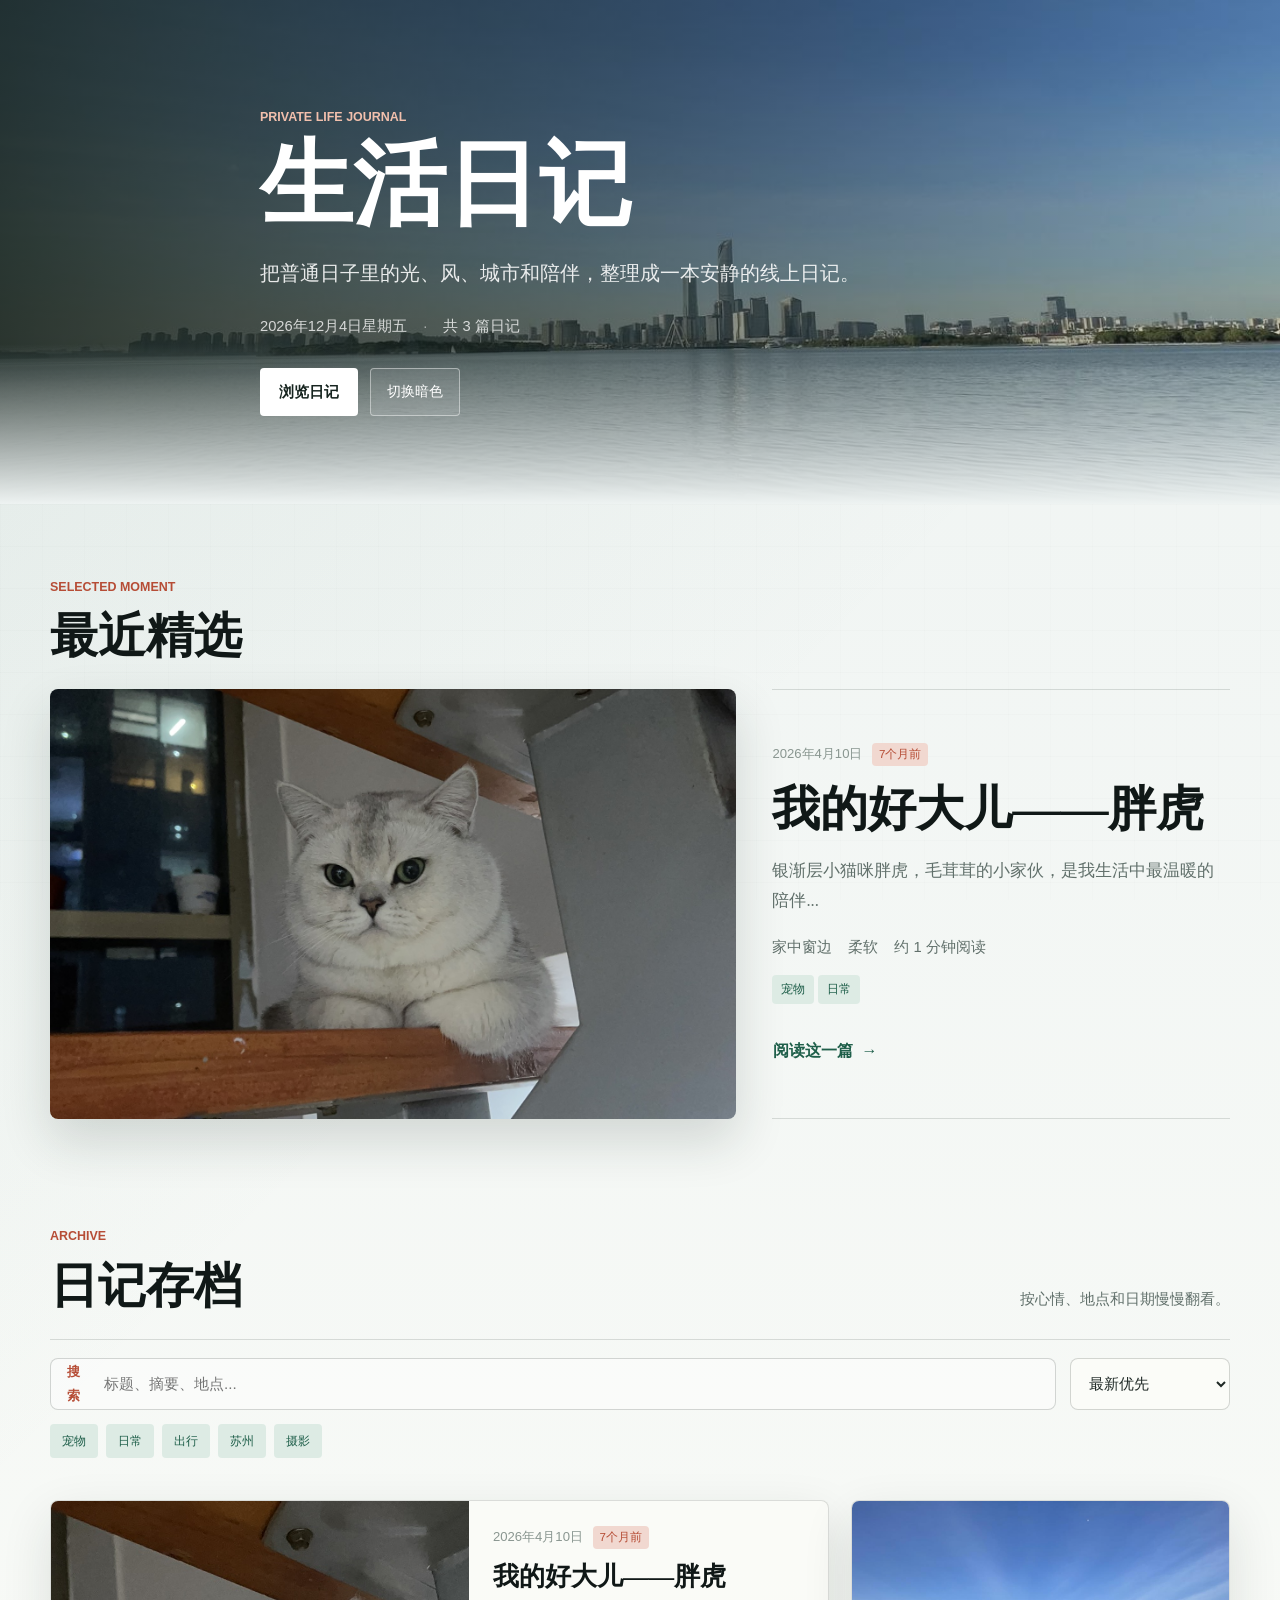
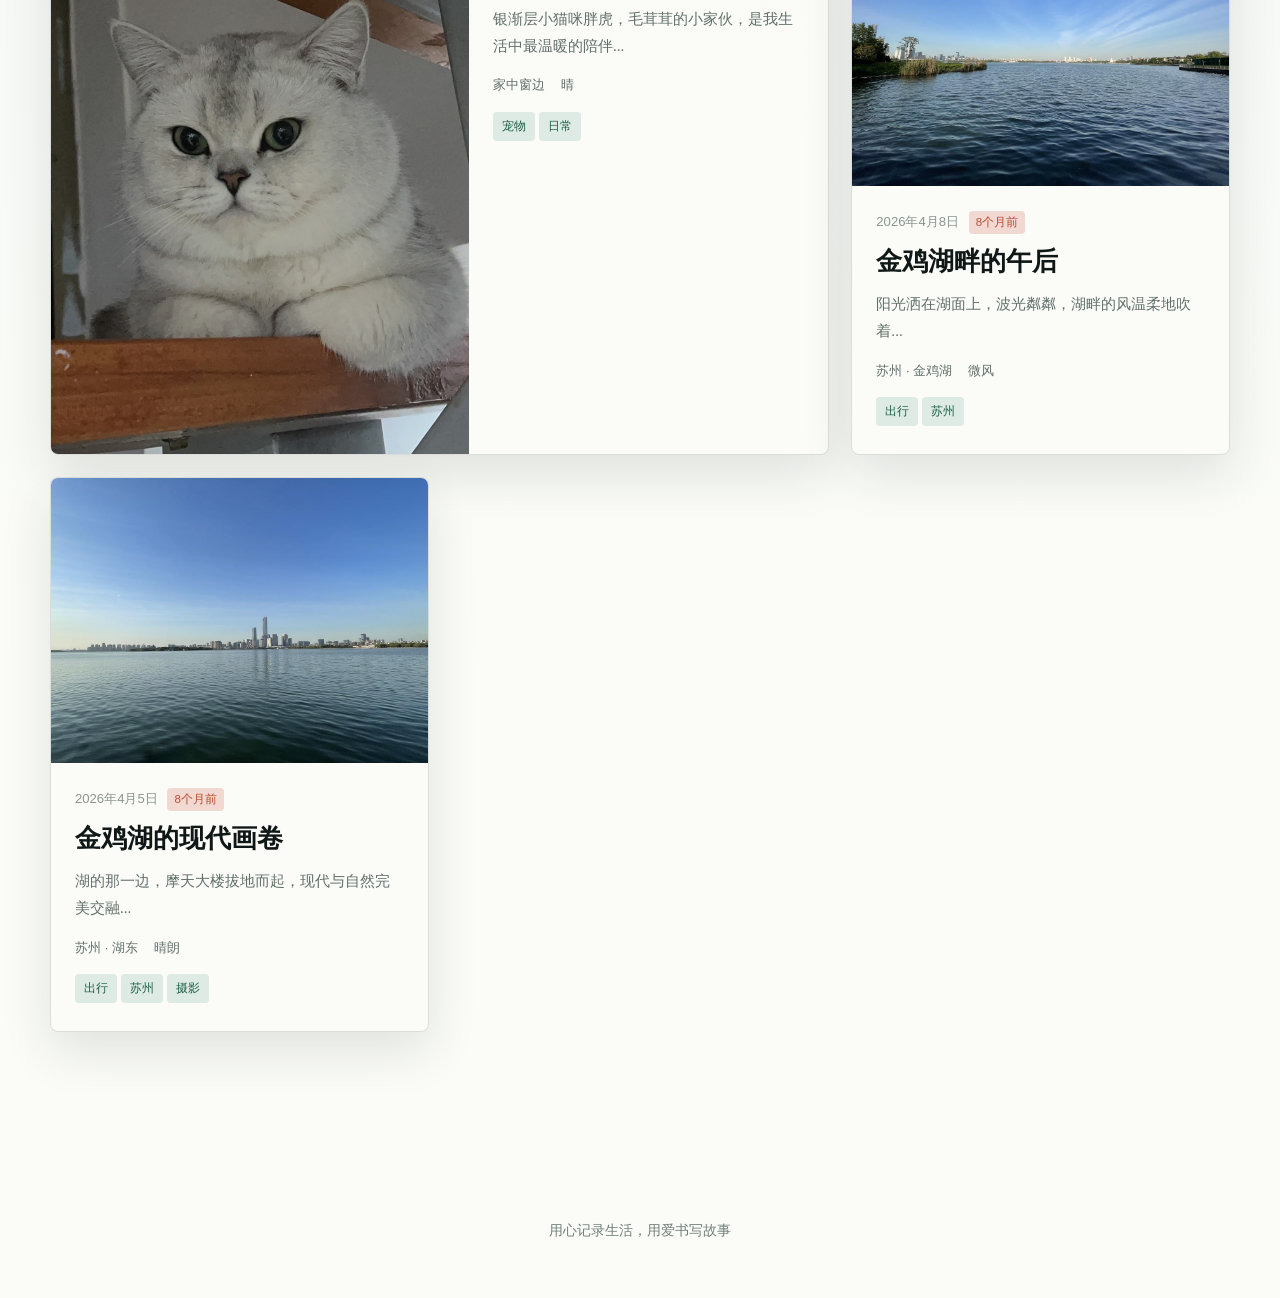
<file: index.html>
<!DOCTYPE html>
<html lang="zh-CN">
<head>
    <meta charset="UTF-8">
    <meta name="viewport" content="width=device-width, initial-scale=1.0">
    <meta name="description" content="生活日记，记录日常、出行、摄影与身边的温柔瞬间。">
    <meta property="og:title" content="生活日记">
    <meta property="og:description" content="把生活里的光、风、城市和陪伴整理成一本安静的线上日记。">
    <meta property="og:type" content="website">
    <meta property="og:image" content="https://wangtiantian.top/images/spring-03.jpg">
    <meta name="twitter:card" content="summary_large_image">
    <link rel="canonical" href="https://wangtiantian.top/">
    <title>生活日记</title>
    <link rel="stylesheet" href="css/style.css">
</head>
<body>
    <header class="site-hero home-hero">
        <div class="container hero-content">
            <div class="hero-kicker">Private Life Journal</div>
            <h1>生活日记</h1>
            <p>把普通日子里的光、风、城市和陪伴，整理成一本安静的线上日记。</p>
            <div class="hero-meta">
                <span id="todayDisplay"></span>
                <span class="meta-sep">·</span>
                <span id="diaryCount"></span>
            </div>
            <div class="hero-actions">
                <a href="#diaryGrid" class="hero-link">浏览日记</a>
                <button id="themeToggle" class="theme-toggle" type="button" aria-label="切换主题"></button>
            </div>
        </div>
    </header>

    <main>
        <section class="featured-section" aria-labelledby="featuredTitle">
            <div class="container">
                <div class="section-heading">
                    <span>Selected Moment</span>
                    <h2 id="featuredTitle">最近精选</h2>
                </div>
                <div class="featured-diary" id="featuredDiary"></div>
            </div>
        </section>

        <section class="journal-section" aria-labelledby="journalTitle">
            <div class="container">
                <div class="section-heading section-heading-inline">
                    <div>
                        <span>Archive</span>
                        <h2 id="journalTitle">日记存档</h2>
                    </div>
                    <p>按心情、地点和日期慢慢翻看。</p>
                </div>

                <div class="filter-bar">
                    <label class="search-shell" for="searchInput">
                        <span>搜索</span>
                        <input type="text" id="searchInput" placeholder="标题、摘要、地点..." />
                    </label>
                    <select id="sortSelect" class="filter-select" aria-label="按日期排序">
                        <option value="desc">最新优先</option>
                        <option value="asc">最早优先</option>
                    </select>
                    <div class="tag-list" id="tagList"></div>
                </div>

                <div class="diary-grid" id="diaryGrid"></div>
                <div class="load-more-wrap">
                    <button id="loadMoreBtn" class="load-more-btn" type="button">加载更多</button>
                </div>
            </div>
        </section>
    </main>

    <footer>
        <div class="container">
            <p>用心记录生活，用爱书写故事</p>
        </div>
    </footer>
    <button id="backToTopBtn" class="back-to-top" type="button" aria-label="回到顶部">↑</button>

    <script src="js/main.js?v=20260604"></script>
    <script src="js/home.js?v=20260604"></script>
</body>
</html>
</file>
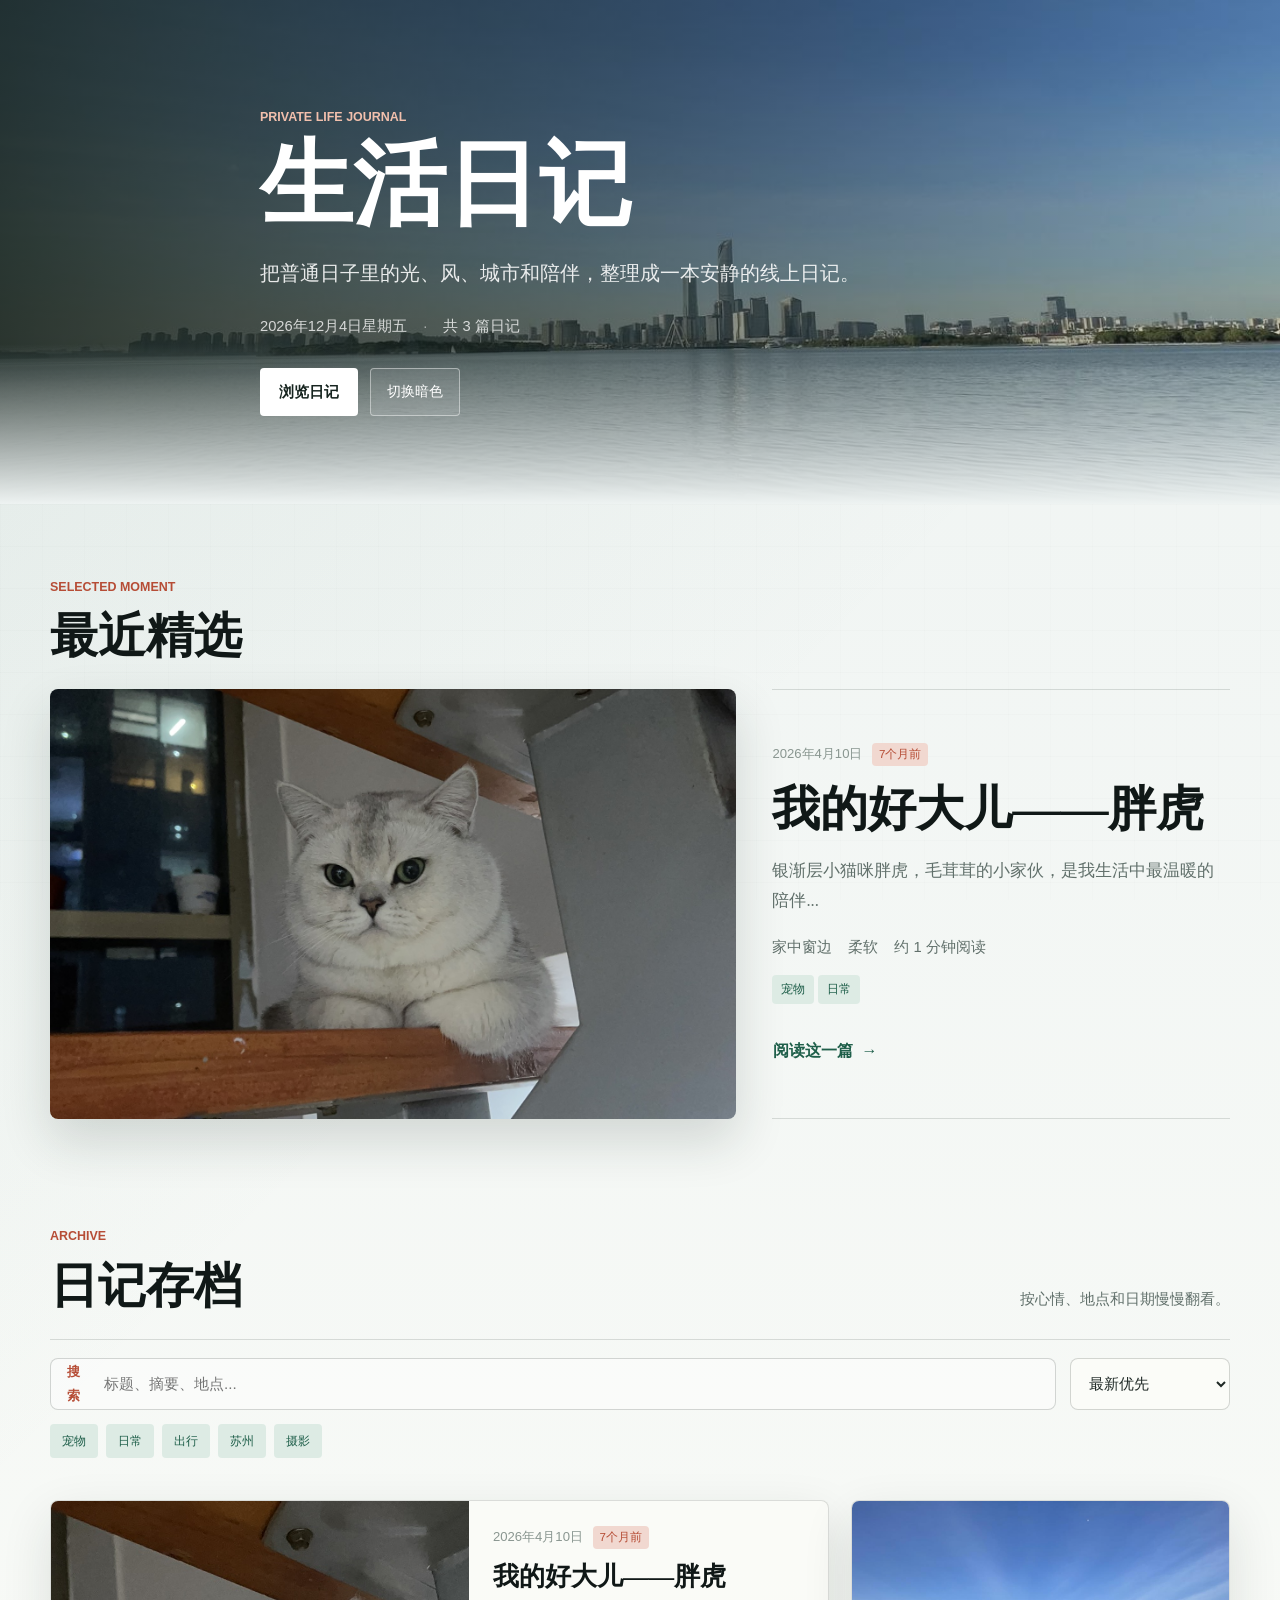
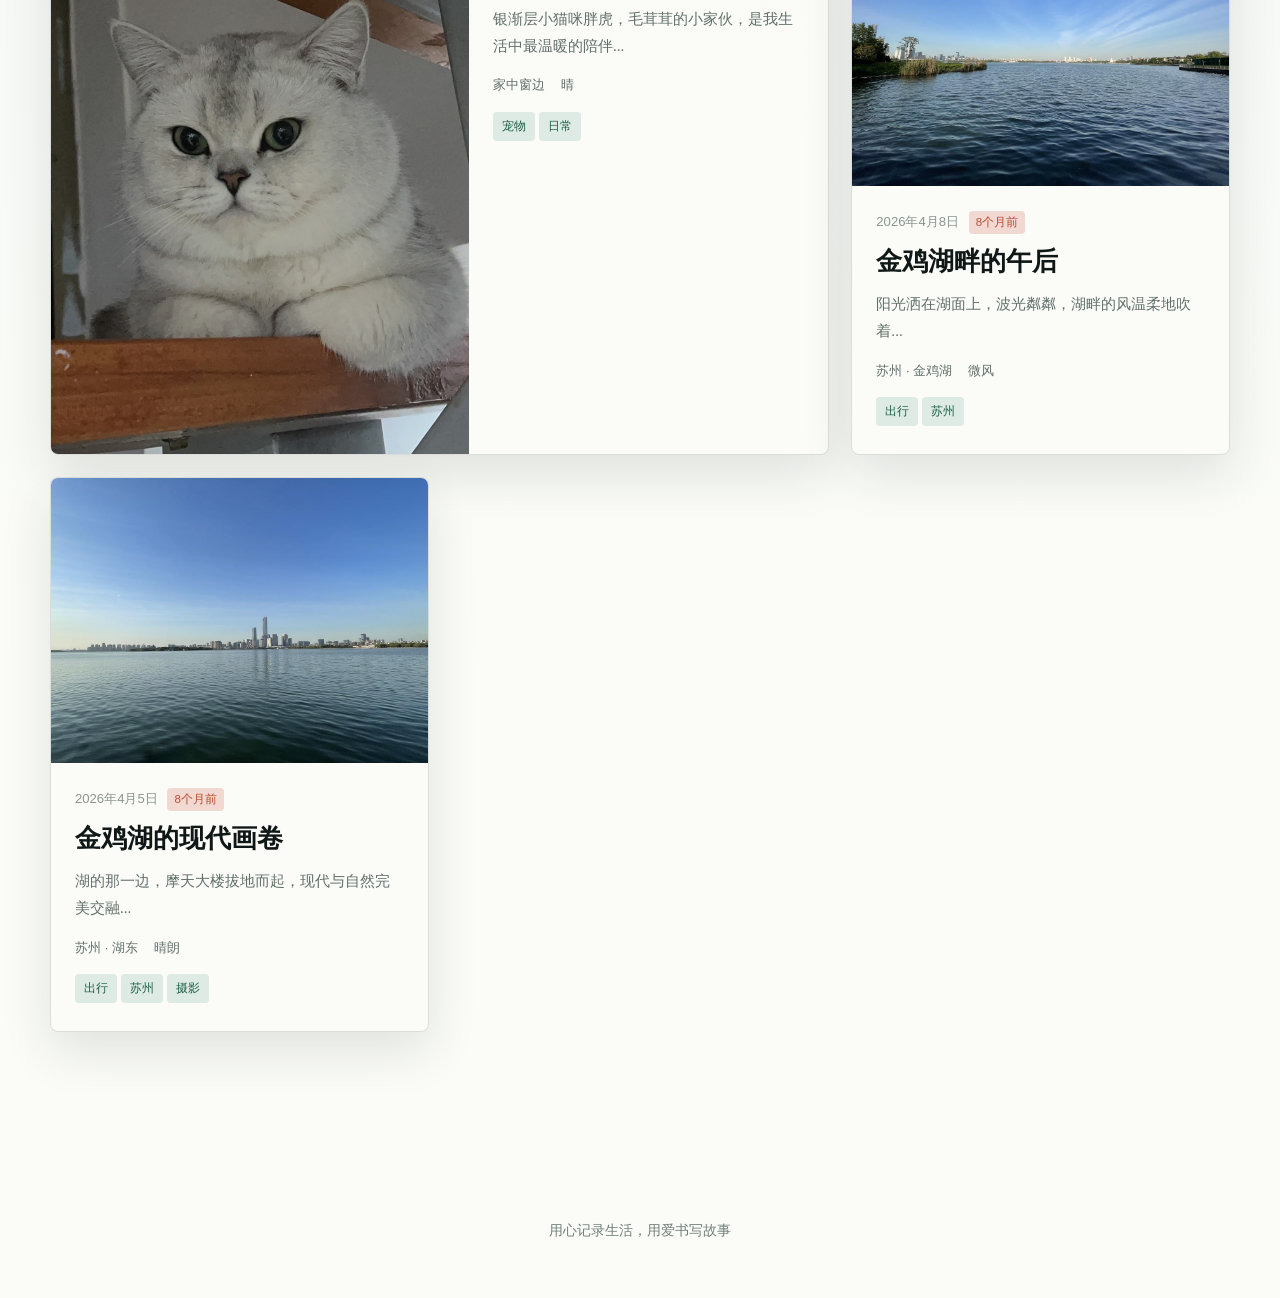
<file: diary.html>
<!DOCTYPE html>
<html lang="zh-CN">
<head>
    <meta charset="UTF-8">
    <meta name="viewport" content="width=device-width, initial-scale=1.0">
    <meta name="description" content="生活日记详情页，阅读一段被认真保存的生活片刻。">
    <meta property="og:title" content="生活日记">
    <meta property="og:description" content="阅读一段被认真保存的生活片刻。">
    <meta property="og:type" content="article">
    <meta property="og:image" content="https://wangtiantian.top/images/spring-03.jpg">
    <meta name="twitter:card" content="summary_large_image">
    <title>日记详情 - 生活日记</title>
    <link rel="stylesheet" href="css/style.css">
</head>
<body>
    <header class="site-hero detail-hero" id="detailHero">
        <div class="container hero-content detail-hero-content">
            <a href="index.html" class="back-btn">← 返回日记列表</a>
            <div class="hero-kicker" id="diaryDate"></div>
            <h1 id="diaryTitle"></h1>
            <p id="diarySummary"></p>
            <div class="hero-meta" id="diaryMeta"></div>
            <div class="card-tags" id="diaryTags"></div>
            <button id="themeToggle" class="theme-toggle detail-theme-toggle" type="button" aria-label="切换主题"></button>
        </div>
    </header>

    <div class="reading-progress" id="readingProgress"></div>

    <main class="container">
        <div class="diary-detail">
            <aside class="diary-toc" id="diaryTocBox" hidden>
                <h2 class="diary-toc-title">目录</h2>
                <div id="diaryToc"></div>
            </aside>
            <article class="diary-content" id="diaryContent"></article>
            <nav class="detail-nav" id="detailNav" aria-label="相邻日记"></nav>
        </div>
    </main>

    <footer>
        <div class="container">
            <p>用心记录生活，用爱书写故事</p>
        </div>
    </footer>
    <button id="backToTopBtn" class="back-to-top" type="button" aria-label="回到顶部">↑</button>

    <script src="js/main.js?v=20260604"></script>
    <script src="js/detail.js?v=20260604"></script>
</body>
</html>
</file>
<file: css/style.css>
:root {
    --bg-color: #eef3f2;
    --surface-color: #fbfcf8;
    --surface-muted: #e6ece7;
    --text-color: #1f2926;
    --heading-color: #101817;
    --text-muted: #61706b;
    --subtle-text: #899690;
    --footer-color: #71807a;
    --primary: #1f5f4a;
    --primary-strong: #153f34;
    --accent: #b64d36;
    --accent-soft: #f1d8d0;
    --line: rgba(22, 36, 32, 0.14);
    --tag-bg: #ddebe4;
    --tag-text: #1f5f4a;
    --input-border: rgba(22, 36, 32, 0.18);
    --shadow-card: 0 18px 50px rgba(23, 42, 37, 0.12);
    --shadow-card-hover: 0 28px 70px rgba(23, 42, 37, 0.18);
    --shadow-image: 0 22px 50px rgba(23, 42, 37, 0.16);
    --toc-bg: #e5ece8;
    --hero-image: url('../images/spring-03.jpg');
}

body.dark-mode {
    --bg-color: #151815;
    --surface-color: #20251f;
    --surface-muted: #2a3029;
    --text-color: #e6eadf;
    --heading-color: #fbfff5;
    --text-muted: #bac4b5;
    --subtle-text: #94a193;
    --footer-color: #89958a;
    --primary: #9bbf9a;
    --primary-strong: #c8ddba;
    --accent: #e58b6f;
    --accent-soft: #4a2d27;
    --line: rgba(236, 244, 226, 0.14);
    --tag-bg: #2d3a31;
    --tag-text: #c8ddba;
    --input-border: rgba(236, 244, 226, 0.18);
    --shadow-card: 0 22px 60px rgba(0, 0, 0, 0.42);
    --shadow-card-hover: 0 30px 78px rgba(0, 0, 0, 0.5);
    --shadow-image: 0 24px 58px rgba(0, 0, 0, 0.4);
    --toc-bg: #252d26;
}

* {
    margin: 0;
    padding: 0;
    box-sizing: border-box;
}

html {
    scroll-behavior: smooth;
}

body {
    min-height: 100vh;
    background:
        linear-gradient(135deg, rgba(31, 95, 74, 0.08), transparent 36%),
        linear-gradient(180deg, var(--bg-color), var(--surface-color) 78%);
    color: var(--text-color);
    font-family: "Noto Serif SC", "Source Han Serif SC", "Songti SC", "Microsoft YaHei", serif;
    line-height: 1.8;
    transition: background-color 0.25s ease, color 0.25s ease;
}

body::before {
    content: "";
    position: fixed;
    inset: 0;
    pointer-events: none;
    z-index: -1;
    opacity: 0.28;
    background-image:
        linear-gradient(rgba(31, 41, 38, 0.05) 1px, transparent 1px),
        linear-gradient(90deg, rgba(31, 41, 38, 0.04) 1px, transparent 1px);
    background-size: 42px 42px;
}

a {
    color: inherit;
}

button,
input,
select {
    font: inherit;
}

.container {
    width: min(1180px, calc(100% - 40px));
    margin: 0 auto;
}

.site-hero {
    min-height: clamp(420px, 56vh, 620px);
    color: #ffffff;
    position: relative;
    display: flex;
    align-items: flex-end;
    overflow: hidden;
    isolation: isolate;
    background-image:
        linear-gradient(90deg, rgba(13, 25, 21, 0.86) 0%, rgba(13, 25, 21, 0.55) 48%, rgba(13, 25, 21, 0.18) 100%),
        var(--hero-image);
    background-size: cover;
    background-position: center;
}

.site-hero::after {
    content: "";
    position: absolute;
    inset: auto 0 0;
    height: 160px;
    background: linear-gradient(180deg, transparent, var(--bg-color));
    z-index: 0;
}

.home-hero {
    --hero-image: url('../images/spring-03.jpg');
}

.detail-hero {
    min-height: clamp(460px, 62vh, 700px);
}

.hero-content {
    position: relative;
    z-index: 1;
    padding: 84px 0 88px;
    max-width: 760px;
}

.detail-hero-content {
    padding-top: 64px;
}

.hero-kicker,
.section-heading span {
    display: block;
    color: var(--accent);
    font-family: "Segoe UI", "PingFang SC", sans-serif;
    font-size: 0.78rem;
    font-weight: 700;
    letter-spacing: 0;
    text-transform: uppercase;
    margin-bottom: 12px;
}

.site-hero .hero-kicker,
.site-hero .section-heading span {
    color: #f2c0ad;
}

.site-hero h1 {
    color: #ffffff;
    font-size: 5.8rem;
    line-height: 0.98;
    font-weight: 600;
    margin-bottom: 24px;
}

.detail-hero h1 {
    max-width: 860px;
    font-size: 4.8rem;
}

.site-hero p {
    max-width: 620px;
    color: rgba(255, 255, 255, 0.88);
    font-size: 1.25rem;
}

.hero-meta,
.meta-row {
    display: flex;
    flex-wrap: wrap;
    gap: 10px 16px;
    align-items: center;
    color: rgba(255, 255, 255, 0.78);
    font-family: "Segoe UI", "PingFang SC", sans-serif;
    font-size: 0.92rem;
    margin-top: 22px;
}

.meta-row {
    color: var(--text-muted);
    margin-top: 18px;
}

.meta-row.compact {
    font-size: 0.82rem;
    margin-top: 14px;
}

.meta-sep {
    opacity: 0.65;
}

.hero-actions {
    display: flex;
    gap: 12px;
    align-items: center;
    margin-top: 28px;
}

.hero-link,
.text-link,
.load-more-btn,
.theme-toggle,
.back-btn {
    display: inline-flex;
    align-items: center;
    justify-content: center;
    border: 1px solid transparent;
    border-radius: 4px;
    text-decoration: none;
    cursor: pointer;
    transition: transform 0.2s ease, background 0.2s ease, border-color 0.2s ease, color 0.2s ease;
}

.hero-link {
    min-height: 42px;
    padding: 10px 18px;
    background: #ffffff;
    color: #16241f;
    font-family: "Segoe UI", "PingFang SC", sans-serif;
    font-size: 0.92rem;
    font-weight: 700;
}

.theme-toggle {
    min-height: 42px;
    padding: 10px 16px;
    border-color: rgba(255, 255, 255, 0.44);
    background: rgba(255, 255, 255, 0.1);
    color: #ffffff;
    font-family: "Segoe UI", "PingFang SC", sans-serif;
    font-size: 0.9rem;
}

.hero-link:hover,
.theme-toggle:hover,
.load-more-btn:hover,
.back-btn:hover,
.text-link:hover {
    transform: translateY(-2px);
}

.featured-section,
.journal-section {
    padding: 72px 0;
}

.journal-section {
    padding-top: 34px;
}

.section-heading {
    margin-bottom: 26px;
}

.section-heading h2 {
    color: var(--heading-color);
    font-size: 3rem;
    line-height: 1.1;
}

.section-heading p {
    max-width: 360px;
    color: var(--text-muted);
    font-family: "Segoe UI", "PingFang SC", sans-serif;
    font-size: 0.95rem;
}

.section-heading-inline {
    display: flex;
    justify-content: space-between;
    gap: 24px;
    align-items: flex-end;
}

.featured-diary {
    display: grid;
    grid-template-columns: minmax(0, 1.2fr) minmax(320px, 0.8fr);
    gap: 36px;
    align-items: stretch;
}

.featured-media {
    display: block;
    min-height: 430px;
    overflow: hidden;
    border-radius: 8px;
    box-shadow: var(--shadow-image);
}

.featured-media img,
.diary-card-cover,
.diary-content img {
    width: 100%;
    height: 100%;
    object-fit: cover;
    display: block;
}

.featured-copy {
    display: flex;
    flex-direction: column;
    justify-content: center;
    padding: 34px 0;
    border-top: 1px solid var(--line);
    border-bottom: 1px solid var(--line);
}

.featured-copy h3 {
    color: var(--heading-color);
    font-size: 3rem;
    line-height: 1.12;
    margin-top: 16px;
}

.featured-copy p {
    color: var(--text-muted);
    margin-top: 20px;
    font-size: 1.04rem;
}

.text-link {
    align-self: flex-start;
    margin-top: 28px;
    color: var(--primary);
    font-family: "Segoe UI", "PingFang SC", sans-serif;
    font-weight: 700;
}

.text-link::after {
    content: "→";
    margin-left: 8px;
}

.featured-loading {
    min-height: 420px;
    border-radius: 8px;
}

.filter-bar {
    display: grid;
    grid-template-columns: minmax(260px, 1fr) 160px;
    gap: 14px;
    align-items: center;
    margin-top: 26px;
    padding: 18px 0 6px;
    border-top: 1px solid var(--line);
}

.search-shell {
    display: flex;
    align-items: center;
    gap: 12px;
    min-height: 52px;
    padding: 0 16px;
    border: 1px solid var(--input-border);
    border-radius: 8px;
    background: rgba(255, 255, 255, 0.42);
}

body.dark-mode .search-shell {
    background: rgba(255, 255, 255, 0.04);
}

.search-shell span {
    color: var(--accent);
    font-family: "Segoe UI", "PingFang SC", sans-serif;
    font-size: 0.82rem;
    font-weight: 700;
}

.search-shell input {
    width: 100%;
    border: 0;
    outline: none;
    background: transparent;
    color: var(--text-color);
    font-family: "Segoe UI", "PingFang SC", sans-serif;
    font-size: 0.95rem;
}

.filter-select {
    min-height: 52px;
    padding: 0 14px;
    border: 1px solid var(--input-border);
    border-radius: 8px;
    outline: none;
    background: var(--surface-color);
    color: var(--text-color);
    cursor: pointer;
    font-family: "Segoe UI", "PingFang SC", sans-serif;
    font-size: 0.92rem;
}

.search-shell:focus-within,
.filter-select:focus {
    border-color: var(--primary);
}

.tag-list {
    grid-column: 1 / -1;
    display: flex;
    flex-wrap: wrap;
    gap: 8px;
}

.tag-btn,
.tag {
    border-radius: 4px;
    background: var(--tag-bg);
    color: var(--tag-text);
    font-family: "Segoe UI", "PingFang SC", sans-serif;
    font-size: 0.78rem;
}

.tag-btn {
    min-height: 32px;
    padding: 5px 11px;
    border: 1px solid transparent;
    cursor: pointer;
    transition: background 0.2s ease, color 0.2s ease, border-color 0.2s ease;
}

.tag-btn:hover,
.tag-btn.active {
    background: var(--primary);
    border-color: var(--primary);
    color: var(--surface-color);
}

.tag {
    display: inline-flex;
    align-items: center;
    min-height: 26px;
    padding: 3px 9px;
    margin: 0 4px 4px 0;
}

.diary-grid {
    display: grid;
    grid-template-columns: repeat(3, minmax(0, 1fr));
    gap: 22px;
    padding: 36px 0 30px;
}

.diary-card {
    min-height: 100%;
    overflow: hidden;
    border: 1px solid var(--line);
    border-radius: 8px;
    background: rgba(251, 252, 248, 0.78);
    box-shadow: var(--shadow-card);
    color: inherit;
    text-decoration: none;
    transition: transform 0.28s ease, box-shadow 0.28s ease, border-color 0.28s ease;
}

body.dark-mode .diary-card {
    background: rgba(32, 37, 31, 0.86);
}

.diary-card:hover {
    transform: translateY(-8px);
    border-color: rgba(31, 95, 74, 0.42);
    box-shadow: var(--shadow-card-hover);
}

.card-media {
    aspect-ratio: 1.32;
    overflow: hidden;
    background: var(--surface-muted);
}

.diary-card-cover {
    transition: transform 0.5s ease;
}

.diary-card:hover .diary-card-cover {
    transform: scale(1.05);
}

.diary-card-large {
    grid-column: span 2;
    display: grid;
    grid-template-columns: 1fr 0.86fr;
}

.diary-card-large .card-media {
    aspect-ratio: auto;
    min-height: 100%;
}

.diary-card-content {
    padding: 24px;
}

.diary-card-date {
    color: var(--subtle-text);
    font-family: "Segoe UI", "PingFang SC", sans-serif;
    font-size: 0.82rem;
}

.relative-time {
    display: inline-flex;
    align-items: center;
    min-height: 22px;
    margin-left: 6px;
    padding: 1px 7px;
    border-radius: 4px;
    background: var(--accent-soft);
    color: var(--accent);
    font-size: 0.72rem;
}

.diary-card-title {
    color: var(--heading-color);
    font-size: 1.6rem;
    line-height: 1.25;
    margin-top: 12px;
}

.diary-card-summary {
    color: var(--text-muted);
    font-size: 0.95rem;
    margin-top: 12px;
    display: -webkit-box;
    -webkit-line-clamp: 3;
    -webkit-box-orient: vertical;
    overflow: hidden;
}

.card-tags {
    margin-top: 14px;
}

.load-more-wrap {
    padding-bottom: 42px;
    text-align: center;
}

.load-more-btn {
    min-width: 160px;
    min-height: 44px;
    padding: 10px 18px;
    border-color: var(--primary);
    background: var(--primary);
    color: var(--surface-color);
    font-family: "Segoe UI", "PingFang SC", sans-serif;
    font-size: 0.9rem;
    font-weight: 700;
}

.load-more-btn:hover {
    background: var(--primary-strong);
    border-color: var(--primary-strong);
}

.diary-detail {
    display: grid;
    grid-template-columns: 220px minmax(0, 760px);
    gap: 34px;
    align-items: start;
    padding: 64px 0 44px;
}

.detail-theme-toggle {
    margin-top: 24px;
}

.back-btn {
    width: fit-content;
    min-height: 38px;
    margin-bottom: 26px;
    padding: 8px 13px;
    border-color: rgba(255, 255, 255, 0.4);
    background: rgba(255, 255, 255, 0.12);
    color: #ffffff;
    font-family: "Segoe UI", "PingFang SC", sans-serif;
    font-size: 0.88rem;
}

.reading-progress {
    position: fixed;
    top: 0;
    left: 0;
    z-index: 1001;
    width: 0;
    height: 3px;
    background: var(--accent);
}

.diary-toc {
    position: sticky;
    top: 24px;
    border-left: 2px solid var(--accent);
    background: transparent;
    padding: 4px 0 4px 16px;
}

.diary-toc-title {
    color: var(--heading-color);
    font-family: "Segoe UI", "PingFang SC", sans-serif;
    font-size: 0.78rem;
    letter-spacing: 0;
    text-transform: uppercase;
    margin-bottom: 12px;
}

.toc-link {
    display: block;
    color: var(--text-muted);
    text-decoration: none;
    font-family: "Segoe UI", "PingFang SC", sans-serif;
    font-size: 0.9rem;
    line-height: 1.45;
    margin: 10px 0;
}

.toc-link:hover {
    color: var(--primary);
}

.diary-content {
    grid-column: 2;
    background: var(--surface-color);
    border: 1px solid var(--line);
    border-radius: 8px;
    padding: clamp(28px, 5vw, 58px);
    box-shadow: var(--shadow-card);
}

.diary-content p {
    margin-bottom: 24px;
    color: var(--text-color);
    font-size: 1.12rem;
}

.diary-content strong {
    color: var(--primary-strong);
}

.diary-content em {
    color: var(--accent);
    font-style: normal;
}

.diary-content h2,
.diary-content h3,
.diary-text-block h2,
.diary-text-block h3 {
    color: var(--heading-color);
    line-height: 1.4;
}

.diary-content h2,
.diary-text-block h2 {
    font-size: 1.85rem;
    margin: 34px 0 14px;
}

.diary-content h3,
.diary-text-block h3 {
    font-size: 1.2rem;
    margin: 24px 0 10px;
}

.diary-content figure {
    margin: 32px 0;
}

.diary-content img {
    max-height: 560px;
    border-radius: 8px;
    box-shadow: var(--shadow-image);
}

.detail-nav {
    grid-column: 2;
    display: grid;
    grid-template-columns: 1fr 1fr;
    gap: 14px;
    margin-top: 18px;
}

.sibling-link {
    display: block;
    min-height: 96px;
    padding: 18px;
    border: 1px solid var(--line);
    border-radius: 8px;
    background: var(--surface-color);
    color: var(--text-color);
    text-decoration: none;
    transition: transform 0.2s ease, border-color 0.2s ease;
}

.sibling-link:hover {
    transform: translateY(-2px);
    border-color: var(--primary);
}

.sibling-link span {
    display: block;
    color: var(--subtle-text);
    font-family: "Segoe UI", "PingFang SC", sans-serif;
    font-size: 0.78rem;
    margin-bottom: 8px;
}

.sibling-link strong {
    color: var(--heading-color);
    font-size: 1rem;
    line-height: 1.45;
}

.sibling-link.next {
    text-align: right;
}

.sibling-link.disabled {
    border-style: dashed;
    color: var(--subtle-text);
}

.back-to-top {
    position: fixed;
    right: 22px;
    bottom: 24px;
    z-index: 20;
    width: 44px;
    height: 44px;
    border: 1px solid var(--line);
    border-radius: 8px;
    background: var(--surface-color);
    color: var(--primary);
    font-size: 1.1rem;
    cursor: pointer;
    box-shadow: var(--shadow-card);
    opacity: 0;
    pointer-events: none;
    transform: translateY(10px);
    transition: opacity 0.2s ease, transform 0.2s ease, background 0.2s ease;
}

.back-to-top:hover {
    background: var(--primary);
    color: var(--surface-color);
}

.back-to-top.visible {
    opacity: 1;
    pointer-events: auto;
    transform: translateY(0);
}

footer {
    padding: 42px 0 54px;
    color: var(--footer-color);
    font-family: "Segoe UI", "PingFang SC", sans-serif;
    font-size: 0.9rem;
    text-align: center;
}

.placeholder-cover,
.placeholder-img {
    width: 100%;
    background: linear-gradient(135deg, var(--surface-muted), var(--surface-color));
    color: var(--subtle-text);
    display: flex;
    align-items: center;
    justify-content: center;
    font-family: "Segoe UI", "PingFang SC", sans-serif;
    font-size: 0.9rem;
}

.placeholder-cover {
    height: 100%;
    min-height: 220px;
}

.placeholder-img {
    min-height: 360px;
    border-radius: 8px;
    margin: 24px 0;
}

.no-result {
    grid-column: 1 / -1;
    padding: 60px 0;
    color: var(--subtle-text);
    font-family: "Segoe UI", "PingFang SC", sans-serif;
    text-align: center;
}

.skeleton-cover {
    width: 100%;
    height: 220px;
}

.skeleton-line {
    border-radius: 4px;
    background: var(--surface-muted);
}

.skeleton-anim {
    background: linear-gradient(90deg, var(--surface-muted) 25%, rgba(255, 255, 255, 0.72) 50%, var(--surface-muted) 75%);
    background-size: 200% 100%;
    animation: shimmer 1.4s infinite;
}

body.dark-mode .skeleton-anim {
    background: linear-gradient(90deg, #2a3029 25%, #343b33 50%, #2a3029 75%);
    background-size: 200% 100%;
}

@keyframes shimmer {
    0% { background-position: 200% 0; }
    100% { background-position: -200% 0; }
}

#lightbox {
    display: none;
    position: fixed;
    inset: 0;
    z-index: 1000;
    align-items: center;
    justify-content: center;
    background: rgba(0, 0, 0, 0.88);
    cursor: zoom-out;
    opacity: 0;
    transition: opacity 0.25s ease;
}

#lightbox.active {
    opacity: 1;
}

#lightbox img {
    max-width: 92vw;
    max-height: 88vh;
    border-radius: 8px;
    box-shadow: 0 8px 40px rgba(0, 0, 0, 0.5);
    object-fit: contain;
}

@media (max-width: 980px) {
    .site-hero h1 {
        font-size: 4.2rem;
    }

    .detail-hero h1 {
        font-size: 3.7rem;
    }

    .featured-diary,
    .diary-card-large,
    .diary-detail {
        grid-template-columns: 1fr;
    }

    .diary-card-large {
        grid-column: auto;
        display: block;
    }

    .diary-toc,
    .diary-content,
    .detail-nav {
        grid-column: 1;
    }

    .diary-toc {
        position: static;
        border-left: 0;
        border-top: 2px solid var(--accent);
        padding: 16px 0 0;
    }
}

@media (max-width: 768px) {
    .container {
        width: min(100% - 28px, 1180px);
    }

    .site-hero {
        min-height: 430px;
    }

    .hero-content {
        padding: 64px 0 66px;
    }

    .site-hero h1,
    .detail-hero h1 {
        font-size: 3rem;
        line-height: 1.04;
    }

    .site-hero p {
        font-size: 1.05rem;
    }

    .section-heading h2,
    .featured-copy h3 {
        font-size: 2.1rem;
    }

    .diary-card-title {
        font-size: 1.38rem;
    }

    .diary-content p {
        font-size: 1rem;
    }

    .diary-content h2,
    .diary-text-block h2 {
        font-size: 1.45rem;
    }

    .hero-actions,
    .section-heading-inline {
        align-items: flex-start;
        flex-direction: column;
    }

    .featured-section,
    .journal-section {
        padding: 44px 0;
    }

    .featured-media {
        min-height: 280px;
    }

    .featured-copy {
        padding: 22px 0;
    }

    .filter-bar {
        grid-template-columns: 1fr;
    }

    .diary-grid {
        grid-template-columns: 1fr;
        gap: 18px;
        padding-top: 26px;
    }

    .diary-detail {
        padding: 40px 0 34px;
        gap: 22px;
    }

    .diary-content {
        padding: 24px;
    }

    .detail-nav {
        grid-template-columns: 1fr;
    }

    .sibling-link.next {
        text-align: left;
    }

    .back-to-top {
        right: 16px;
        bottom: 18px;
        width: 42px;
        height: 42px;
    }
}
</file>
